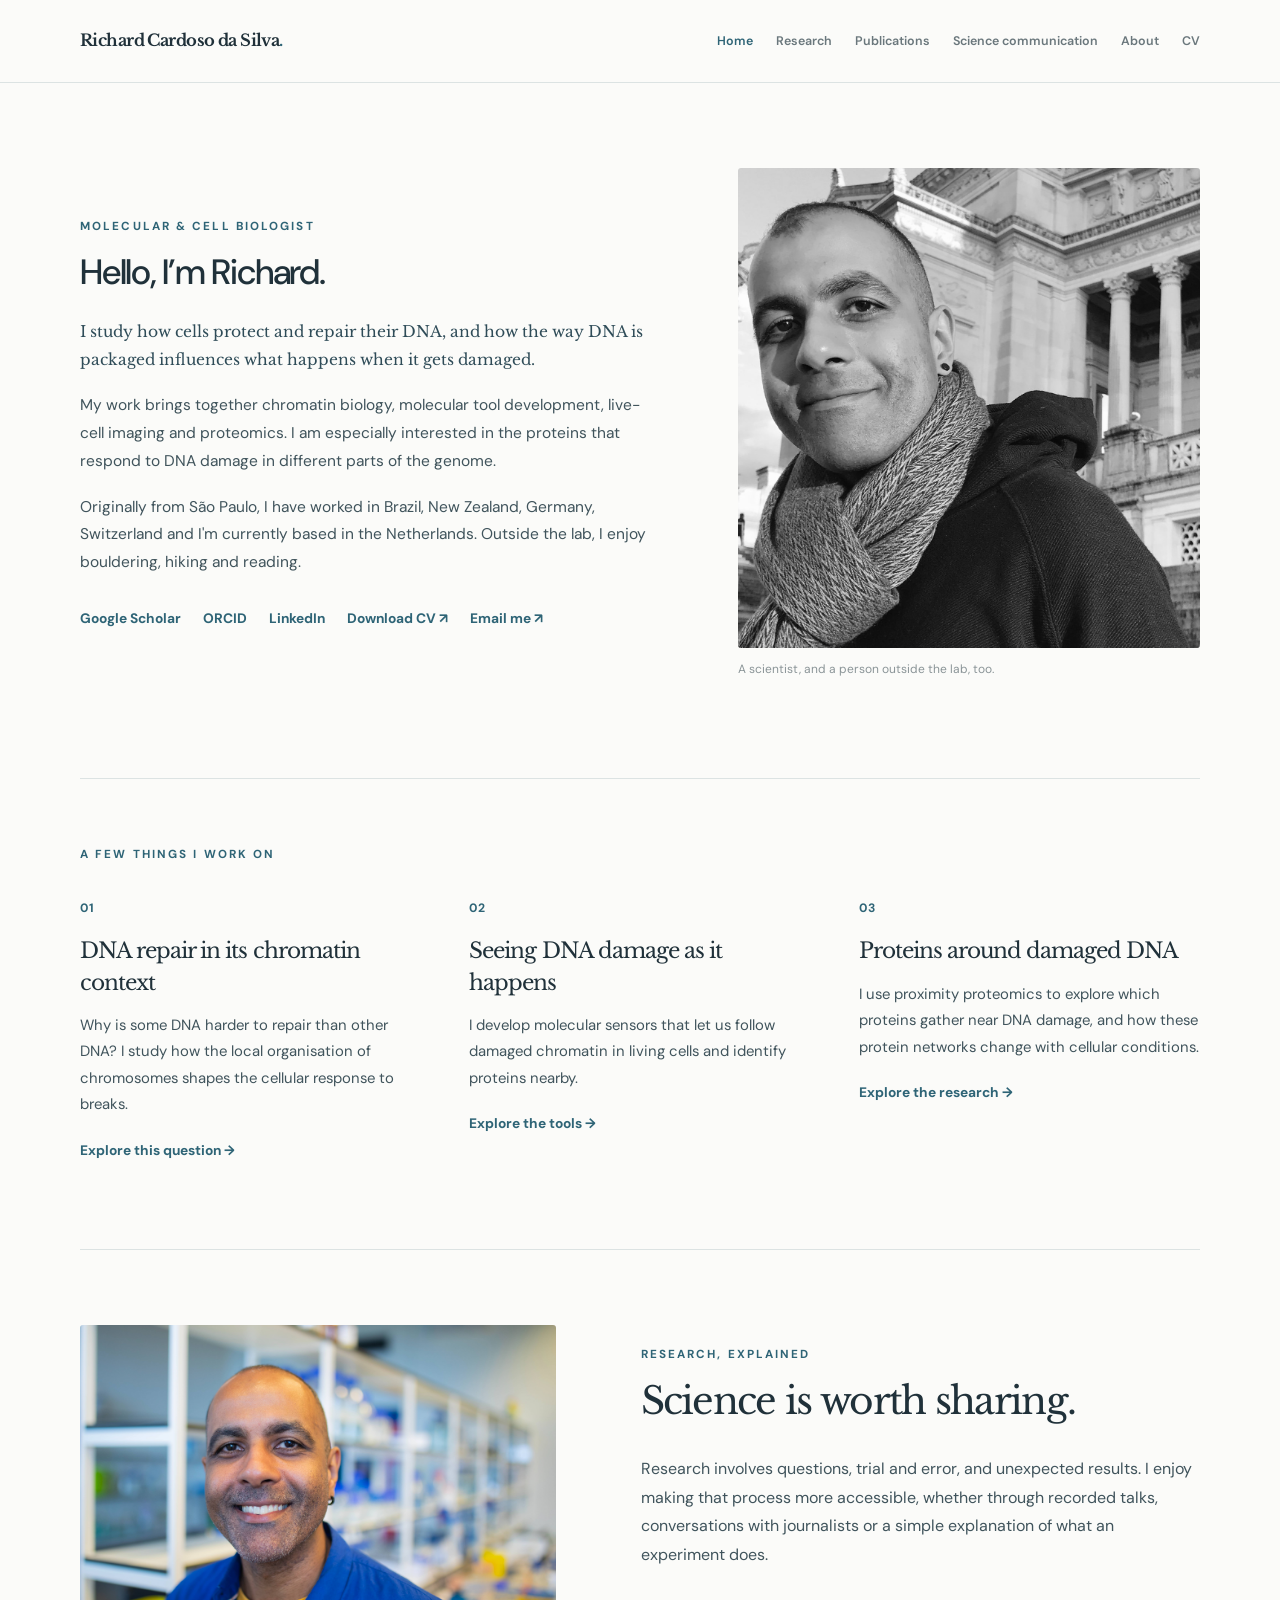
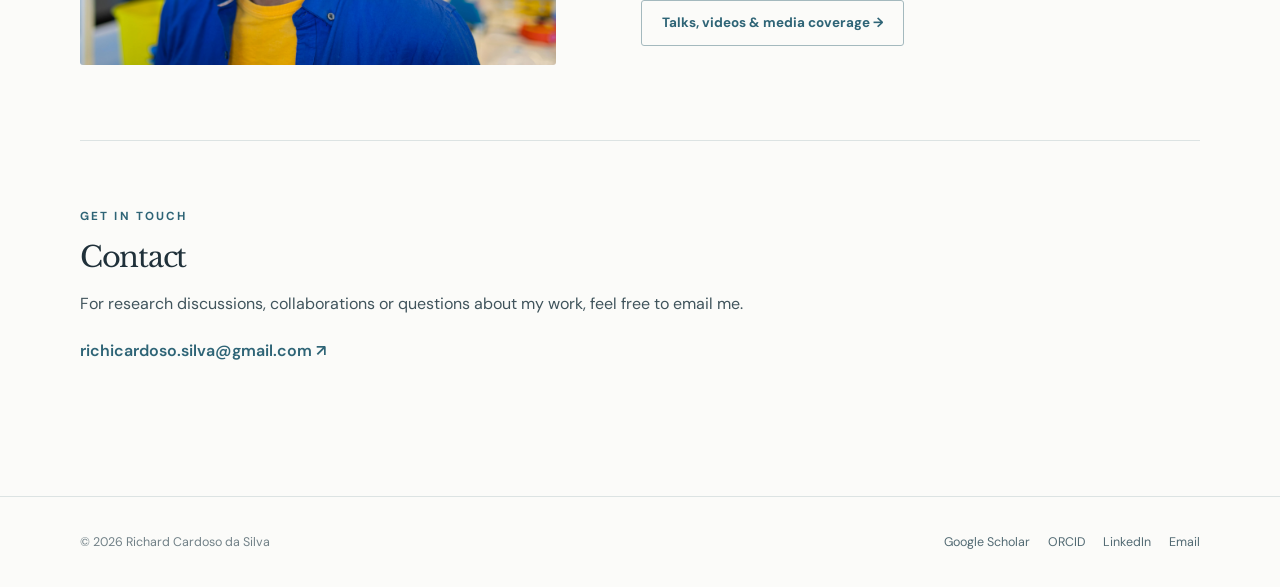
<file: index.html>
<!DOCTYPE html>

<html lang="en"><head><meta charset="utf-8"/><meta content="width=device-width, initial-scale=1" name="viewport"/><meta content="#f8f8f5" name="theme-color"/><meta content="Richard Cardoso da Silva: research in chromatin biology, DNA damage sensing and the protein networks associated with damaged DNA." name="description"/><meta content="website" property="og:type"/><meta content="Home | Richard Cardoso da Silva" property="og:title"/><meta content="Richard Cardoso da Silva, molecular and cell biologist investigating chromatin, DNA damage and genome stability." property="og:description"/><meta content="assets/images/rome-portrait.jpg" property="og:image"/><meta content="index, follow" name="robots"/><title>Home | Richard Cardoso da Silva</title><link href="assets/favicon.svg" rel="icon" type="image/svg+xml"/><link href="assets/style.css" rel="stylesheet"/><script type="application/ld+json">{"@context":"https://schema.org","@type":"Person","name":"Richard Cardoso da Silva","honorificSuffix":"PhD","jobTitle":"Molecular and cell biologist","description":"Researcher in chromatin biology, DNA repair and genome stability","url":"","sameAs":["https://orcid.org/0000-0003-2767-2053","https://scholar.google.com/citations?user=nD100BkAAAAJ","https://www.linkedin.com/in/richardcdasilva"]}</script></head>
<body><a class="skip-link" href="#main">Skip to content</a><header class="site-header"><div class="header-inner"><a class="brand" href="index.html">Richard Cardoso da Silva<span class="brand-mark">.</span></a><button aria-controls="main-nav" aria-expanded="false" aria-label="Toggle menu" class="menu-toggle"><span></span><span></span><span></span></button><nav aria-label="Main navigation" class="nav" id="main-nav"><a aria-current="page" href="index.html">Home</a><a href="research.html">Research</a><a href="publications.html">Publications</a><a href="science-communication.html">Science communication</a><a href="about.html">About</a><a href="cv.html">CV</a></nav></div></header><main id="main"><div class="container"><section class="hero"><div class="hero-copy"><p class="eyebrow">Molecular &amp; cell biologist</p><h1 class="hero-greeting">Hello, I’m Richard.</h1><p class="hero-lede">I study how cells protect and repair their DNA, and how the way DNA is packaged influences what happens when it gets damaged.</p><p>My work brings together chromatin biology, molecular tool development, live-cell imaging and proteomics. I am especially interested in the proteins that respond to DNA damage in different parts of the genome.</p><p>Originally from São Paulo, I have worked in Brazil, New Zealand, Germany, Switzerland and I'm currently based in the Netherlands. Outside the lab, I enjoy bouldering, hiking and reading.</p><div class="link-row"><a class="text-link" href="https://scholar.google.com/citations?user=nD100BkAAAAJ" rel="noopener noreferrer" target="_blank">Google Scholar</a><a class="text-link" href="https://orcid.org/0000-0003-2767-2053" rel="noopener noreferrer" target="_blank">ORCID</a><a class="text-link" href="https://www.linkedin.com/in/richardcdasilva" rel="noopener noreferrer" target="_blank">LinkedIn</a><a class="text-link" download="" href="assets/docs/Richard_Cardoso_da_Silva_CV.pdf">Download CV ↗</a><a class="text-link" href="mailto:richicardoso.silva@gmail.com">Email me ↗</a></div></div><figure class="hero-photo"><img alt="Black-and-white outdoor portrait of Richard" height="1291" src="assets/images/rome-portrait.jpg" width="1536"/><figcaption>A scientist, and a person outside the lab, too.</figcaption></figure></section><section class="divider-section"><p class="eyebrow">A few things I work on</p><div class="topic-grid"><article><span class="topic-number">01</span><h2>DNA repair in its chromatin context</h2><p>Why is some DNA harder to repair than other DNA? I study how the local organisation of chromosomes shapes the cellular response to breaks.</p><a class="arrow-link" href="research.html#chromatin">Explore this question →</a></article><article><span class="topic-number">02</span><h2>Seeing DNA damage as it happens</h2><p>I develop molecular sensors that let us follow damaged chromatin in living cells and identify proteins nearby.</p><a class="arrow-link" href="research.html#readers">Explore the tools →</a></article><article><span class="topic-number">03</span><h2>Proteins around damaged DNA</h2><p>I use proximity proteomics to explore which proteins gather near DNA damage, and how these protein networks change with cellular conditions.</p><a class="arrow-link" href="research.html#networks">Explore the research →</a></article></div></section><section class="home-feature"><div class="feature-image"><img alt="Richard smiling in a molecular biology laboratory" loading="lazy" src="assets/images/lab-portrait.jpg"/></div><div><p class="eyebrow">Research, explained</p><h2>Science is worth sharing.</h2><p>Research involves questions, trial and error, and unexpected results. I enjoy making that process more accessible, whether through recorded talks, conversations with journalists or a simple explanation of what an experiment does.</p><a class="button button-outline" href="science-communication.html">Talks, videos &amp; media coverage →</a></div></section><section class="contact-section" id="contact"><p class="eyebrow">Get in touch</p><h2>Contact</h2><p>For research discussions, collaborations or questions about my work, feel free to email me.</p><a class="contact-email" href="mailto:richicardoso.silva@gmail.com">richicardoso.silva@gmail.com ↗</a></section></div></main><footer class="site-footer"><div class="footer-inner"><span>© 2026 Richard Cardoso da Silva</span><div><a href="https://scholar.google.com/citations?user=nD100BkAAAAJ" rel="noopener noreferrer" target="_blank">Google Scholar</a> <a href="https://orcid.org/0000-0003-2767-2053" rel="noopener noreferrer" target="_blank">ORCID</a> <a href="https://www.linkedin.com/in/richardcdasilva" rel="noopener noreferrer" target="_blank">LinkedIn</a><a href="mailto:richicardoso.silva@gmail.com">Email</a></div></div></footer><script defer="" src="assets/main.js"></script></body></html>
</file>
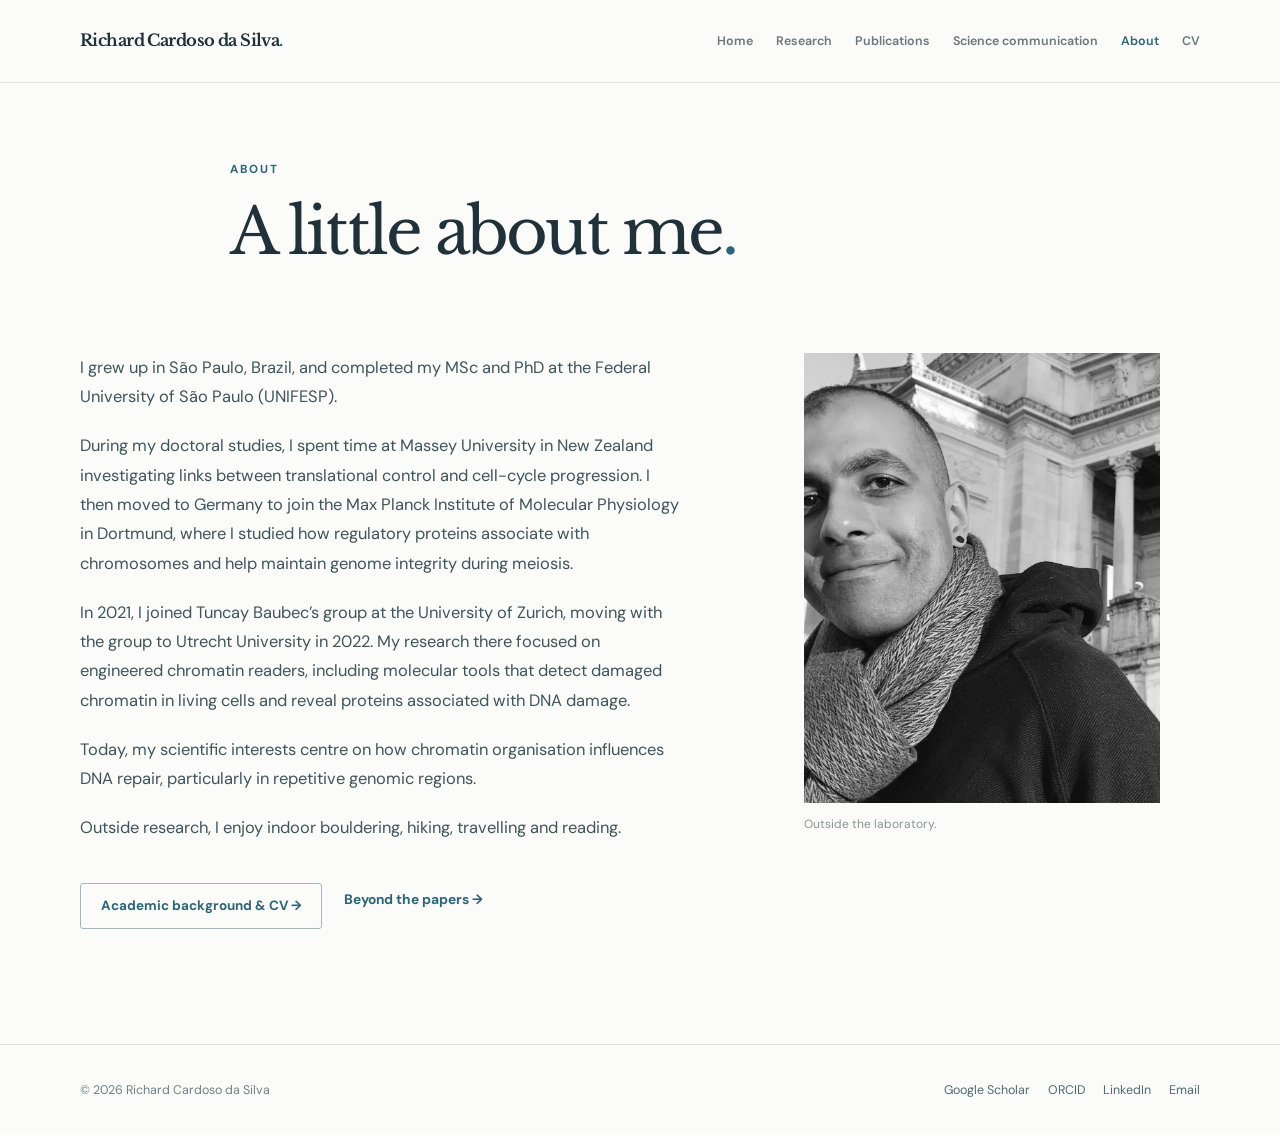
<file: about.html>
<!DOCTYPE html>
<html lang="en"><head><meta charset="utf-8"/><meta content="width=device-width, initial-scale=1" name="viewport"/><meta content="#f8f8f5" name="theme-color"/><meta content="About Richard Cardoso da Silva: scientific career across Brazil, New Zealand, Germany, Switzerland and the Netherlands." name="description"/><meta content="website" property="og:type"/><meta content="About | Richard Cardoso da Silva" property="og:title"/><meta content="About Richard Cardoso da Silva: scientific career across Brazil, New Zealand, Germany, Switzerland and the Netherlands." property="og:description"/><meta content="assets/images/rome-portrait.jpg" property="og:image"/><meta content="index, follow" name="robots"/><title>About | Richard Cardoso da Silva</title><link href="assets/favicon.svg" rel="icon" type="image/svg+xml"/><link href="assets/style.css" rel="stylesheet"/><script type="application/ld+json">{"@context":"https://schema.org","@type":"Person","name":"Richard Cardoso da Silva","honorificSuffix":"PhD","jobTitle":"Molecular and cell biologist","description":"Researcher in chromatin biology, DNA repair and genome stability","url":"","sameAs":["https://orcid.org/0000-0003-2767-2053","https://scholar.google.com/citations?user=nD100BkAAAAJ","https://www.linkedin.com/in/richardcdasilva"]}</script></head>
<body><a class="skip-link" href="#main">Skip to content</a><header class="site-header"><div class="header-inner"><a class="brand" href="index.html">Richard Cardoso da Silva<span class="brand-mark">.</span></a><button aria-controls="main-nav" aria-expanded="false" aria-label="Toggle menu" class="menu-toggle"><span></span><span></span><span></span></button><nav aria-label="Main navigation" class="nav" id="main-nav"><a href="index.html">Home</a><a href="research.html">Research</a><a href="publications.html">Publications</a><a href="science-communication.html">Science communication</a><a aria-current="page" href="about.html">About</a><a href="cv.html">CV</a></nav></div></header><main id="main"><div class="container narrow page-top"><p class="eyebrow">About</p><h1>A little about me<span class="period">.</span></h1></div><div class="container about-layout"><div class="about-copy"><p>I grew up in São Paulo, Brazil, and  completed my MSc and PhD at the Federal University of São Paulo (UNIFESP).</p><p>During my doctoral studies, I spent time at Massey University in New Zealand investigating links between translational control and cell-cycle progression. I then moved to Germany to join the Max Planck Institute of Molecular Physiology in Dortmund, where I studied how regulatory proteins associate with chromosomes and help maintain genome integrity during meiosis.</p><p>In 2021, I joined Tuncay Baubec’s group at the University of Zurich, moving with the group to Utrecht University in 2022. My research there focused on engineered chromatin readers, including molecular tools that detect damaged chromatin in living cells and reveal proteins associated with DNA damage.</p><p>Today, my scientific interests centre on how chromatin organisation influences DNA repair, particularly in repetitive genomic regions. </p><p>Outside research, I enjoy indoor bouldering, hiking, travelling and reading.</p><div class="about-links"><a class="button button-outline" href="cv.html">Academic background &amp; CV →</a> <a class="arrow-link" href="science-communication.html">Beyond the papers →</a></div></div><figure class="about-photo"><img alt="Black-and-white portrait of Richard outdoors" loading="lazy" src="assets/images/rome-portrait.jpg"/><figcaption>Outside the laboratory.</figcaption></figure></div></main><footer class="site-footer"><div class="footer-inner"><span>© 2026 Richard Cardoso da Silva</span><div><a href="https://scholar.google.com/citations?user=nD100BkAAAAJ" rel="noopener noreferrer" target="_blank">Google Scholar</a> <a href="https://orcid.org/0000-0003-2767-2053" rel="noopener noreferrer" target="_blank">ORCID</a> <a href="https://www.linkedin.com/in/richardcdasilva" rel="noopener noreferrer" target="_blank">LinkedIn</a><a href="mailto:richicardoso.silva@gmail.com">Email</a></div></div></footer><script defer="" src="assets/main.js"></script></body></html>
</file>
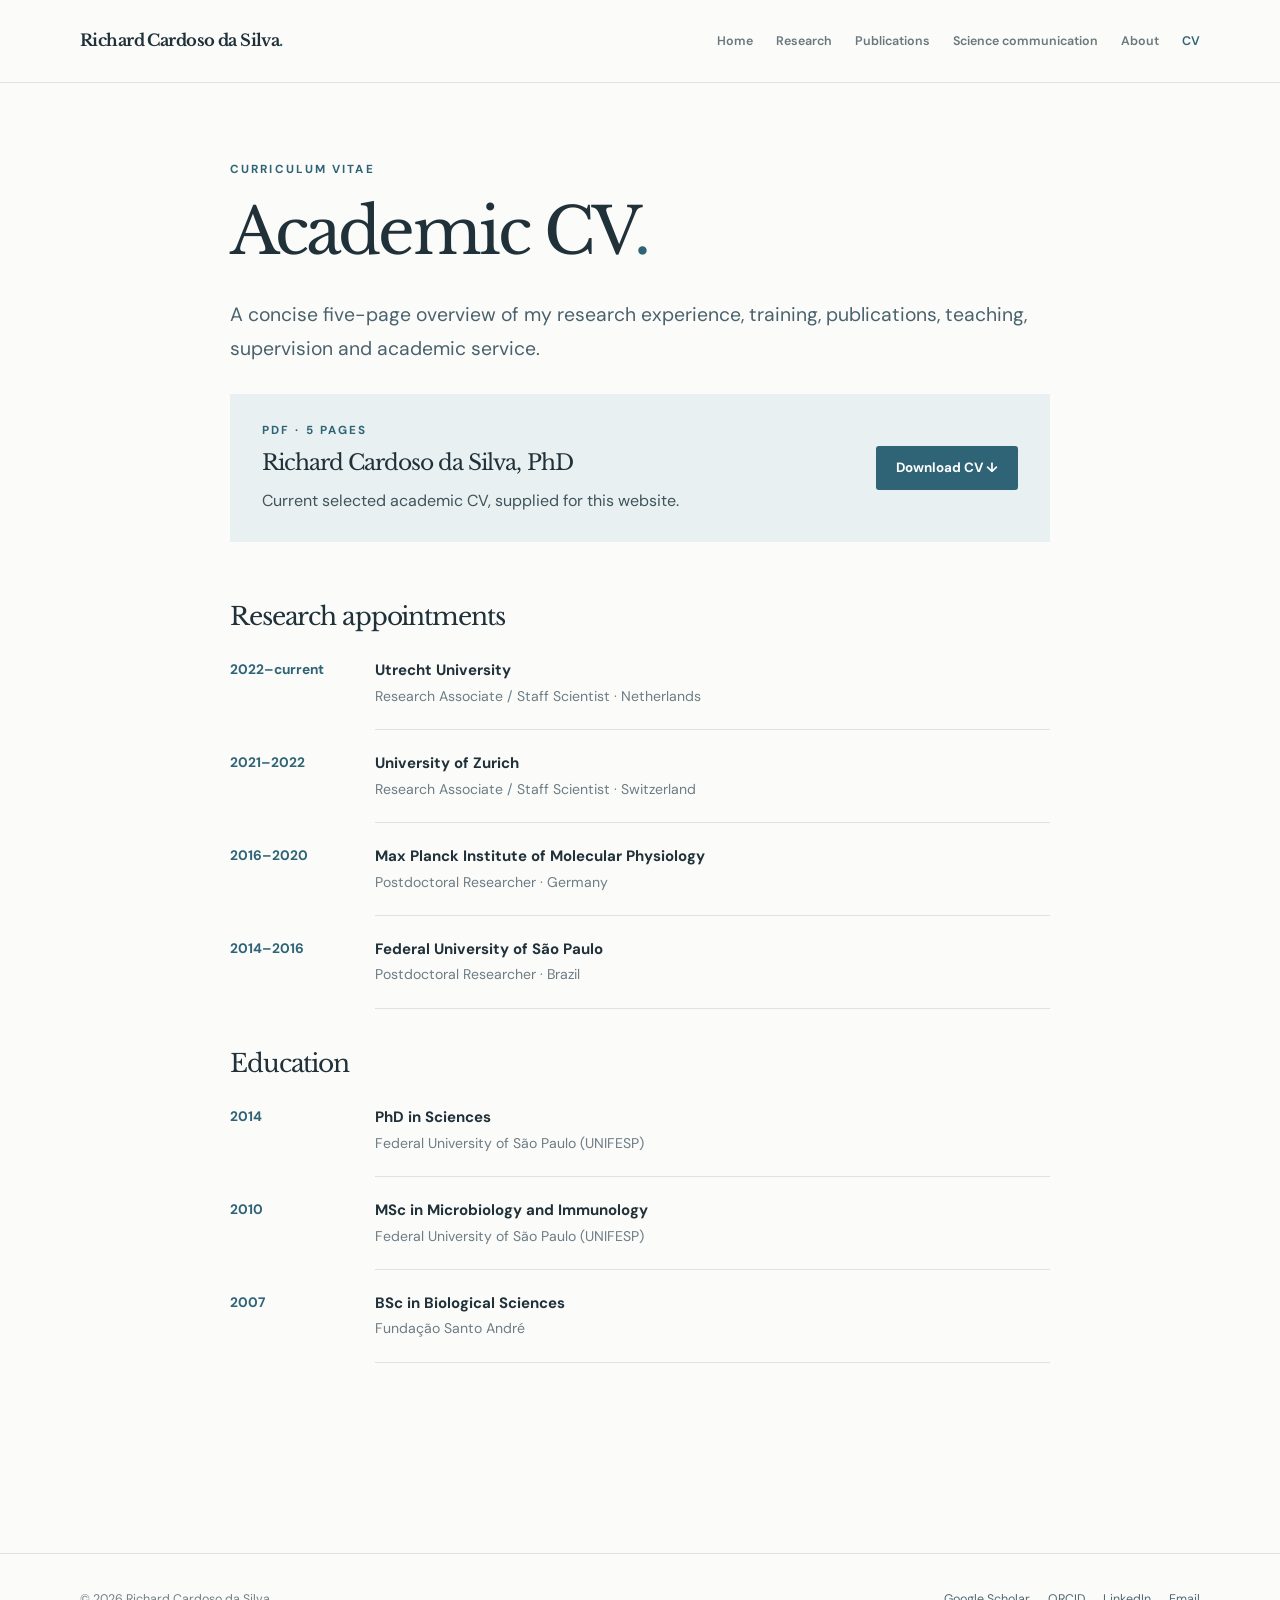
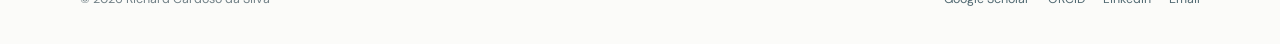
<file: cv.html>
<!DOCTYPE html>
<html lang="en"><head><meta charset="utf-8"/><meta content="width=device-width, initial-scale=1" name="viewport"/><meta content="#f8f8f5" name="theme-color"/><meta content="Download the academic CV of Richard Cardoso da Silva, PhD, with research appointments, publications and awards." name="description"/><meta content="website" property="og:type"/><meta content="CV | Richard Cardoso da Silva" property="og:title"/><meta content="Download the academic CV of Richard Cardoso da Silva, PhD, with research appointments, publications and awards." property="og:description"/><meta content="assets/images/rome-portrait.jpg" property="og:image"/><meta content="index, follow" name="robots"/><title>CV | Richard Cardoso da Silva</title><link href="assets/favicon.svg" rel="icon" type="image/svg+xml"/><link href="assets/style.css" rel="stylesheet"/><script type="application/ld+json">{"@context":"https://schema.org","@type":"Person","name":"Richard Cardoso da Silva","honorificSuffix":"PhD","jobTitle":"Molecular and cell biologist","description":"Researcher in chromatin biology, DNA repair and genome stability","url":"","sameAs":["https://orcid.org/0000-0003-2767-2053","https://scholar.google.com/citations?user=nD100BkAAAAJ","https://www.linkedin.com/in/richardcdasilva"]}</script></head>
<body><a class="skip-link" href="#main">Skip to content</a><header class="site-header"><div class="header-inner"><a class="brand" href="index.html">Richard Cardoso da Silva<span class="brand-mark">.</span></a><button aria-controls="main-nav" aria-expanded="false" aria-label="Toggle menu" class="menu-toggle"><span></span><span></span><span></span></button><nav aria-label="Main navigation" class="nav" id="main-nav"><a href="index.html">Home</a><a href="research.html">Research</a><a href="publications.html">Publications</a><a href="science-communication.html">Science communication</a><a href="about.html">About</a><a aria-current="page" href="cv.html">CV</a></nav></div></header><main id="main"><div class="container narrow page-top"><p class="eyebrow">Curriculum vitae</p><h1>Academic CV<span class="period">.</span></h1><p class="lead">A concise five-page overview of my research experience, training, publications, teaching, supervision and academic service.</p><div class="cv-download"><div><p class="eyebrow">PDF · 5 pages</p><h2>Richard Cardoso da Silva, PhD</h2><p>Current selected academic CV, supplied for this website.</p></div><a class="button button-solid" download="" href="assets/docs/Richard_Cardoso_da_Silva_CV.pdf">Download CV ↓</a></div><div class="cv-timeline"><h2>Research appointments</h2><dl><dt>2022–current</dt><dd><strong>Utrecht University</strong><span>Research Associate / Staff Scientist · Netherlands</span></dd><dt>2021–2022</dt><dd><strong>University of Zurich</strong><span>Research Associate / Staff Scientist · Switzerland</span></dd><dt>2016–2020</dt><dd><strong>Max Planck Institute of Molecular Physiology</strong><span>Postdoctoral Researcher · Germany</span></dd><dt>2014–2016</dt><dd><strong>Federal University of São Paulo</strong><span>Postdoctoral Researcher · Brazil</span></dd></dl><h2>Education</h2><dl><dt>2014</dt><dd><strong>PhD in Sciences</strong><span>Federal University of São Paulo (UNIFESP)</span></dd><dt>2010</dt><dd><strong>MSc in Microbiology and Immunology</strong><span>Federal University of São Paulo (UNIFESP)</span></dd><dt>2007</dt><dd><strong>BSc in Biological Sciences</strong><span>Fundação Santo André</span></dd></dl></div></div></main><footer class="site-footer"><div class="footer-inner"><span>© 2026 Richard Cardoso da Silva</span><div><a href="https://scholar.google.com/citations?user=nD100BkAAAAJ" rel="noopener noreferrer" target="_blank">Google Scholar</a> <a href="https://orcid.org/0000-0003-2767-2053" rel="noopener noreferrer" target="_blank">ORCID</a> <a href="https://www.linkedin.com/in/richardcdasilva" rel="noopener noreferrer" target="_blank">LinkedIn</a><a href="mailto:richicardoso.silva@gmail.com">Email</a></div></div></footer><script defer="" src="assets/main.js"></script></body></html>
</file>
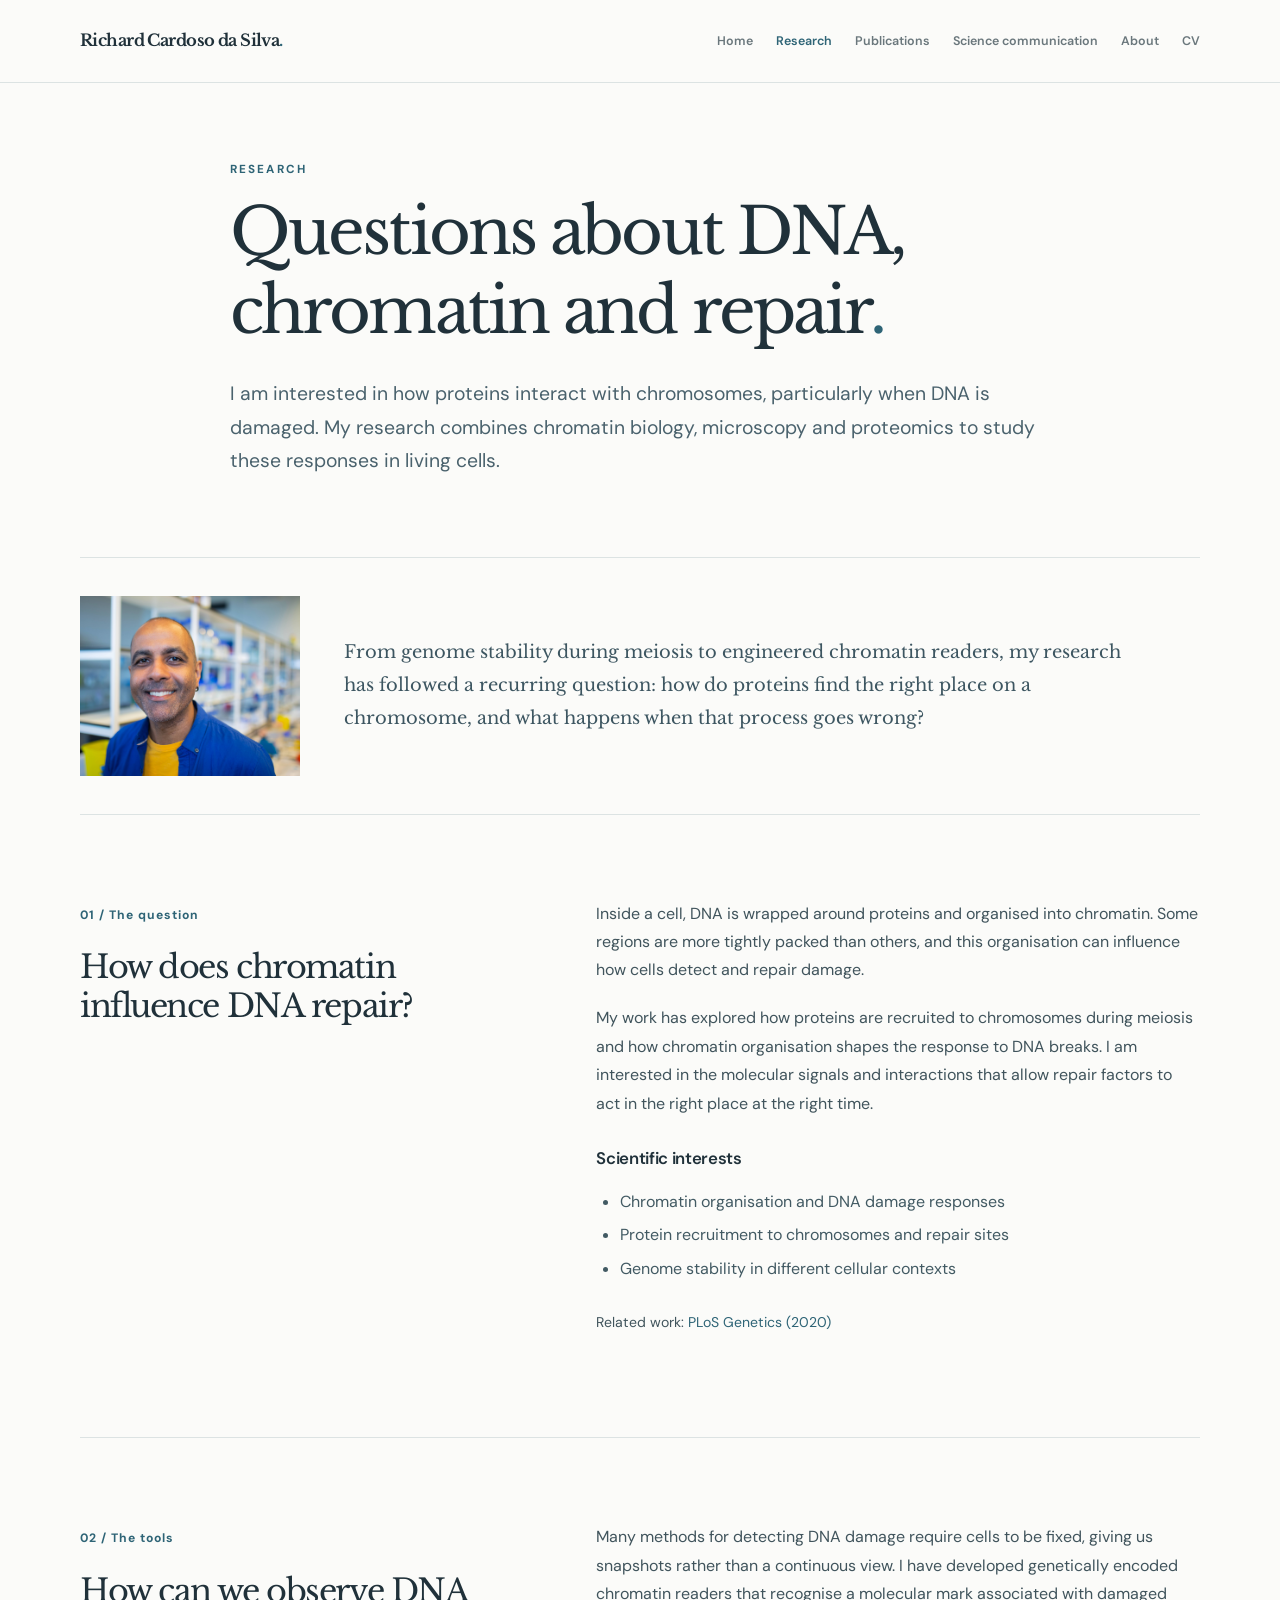
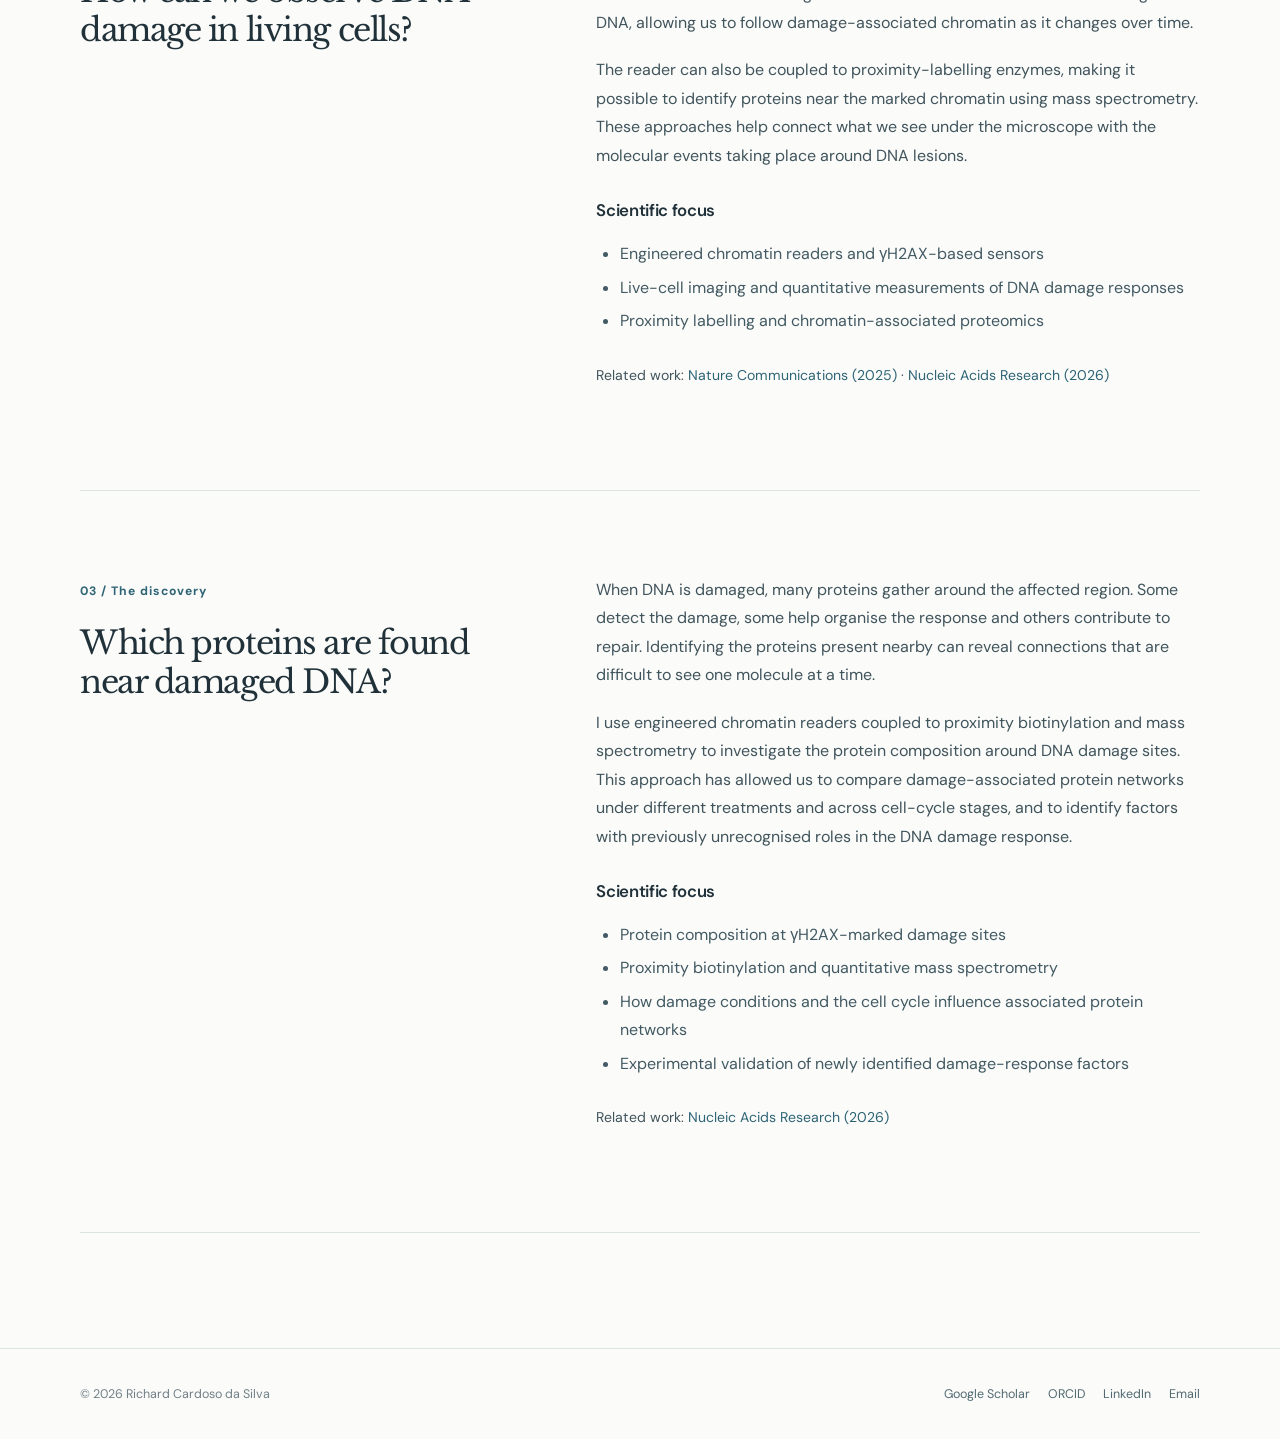
<file: research.html>
<!DOCTYPE html>

<html lang="en"><head><meta charset="utf-8"/><meta content="width=device-width, initial-scale=1" name="viewport"/><meta content="#f8f8f5" name="theme-color"/><meta content="Research by Richard Cardoso da Silva on chromatin, molecular sensors for DNA damage, and proteins associated with damaged DNA." name="description"/><meta content="website" property="og:type"/><meta content="Research | Richard Cardoso da Silva" property="og:title"/><meta content="Research on chromatin-dependent DNA repair, engineered chromatin readers and DNA damage-associated protein networks." property="og:description"/><meta content="assets/images/rome-portrait.jpg" property="og:image"/><meta content="index, follow" name="robots"/><title>Research | Richard Cardoso da Silva</title><link href="assets/favicon.svg" rel="icon" type="image/svg+xml"/><link href="assets/style.css" rel="stylesheet"/><script type="application/ld+json">{"@context":"https://schema.org","@type":"Person","name":"Richard Cardoso da Silva","honorificSuffix":"PhD","jobTitle":"Molecular and cell biologist","description":"Researcher in chromatin biology, DNA repair and genome stability","url":"","sameAs":["https://orcid.org/0000-0003-2767-2053","https://scholar.google.com/citations?user=nD100BkAAAAJ","https://www.linkedin.com/in/richardcdasilva"]}</script></head>
<body><a class="skip-link" href="#main">Skip to content</a><header class="site-header"><div class="header-inner"><a class="brand" href="index.html">Richard Cardoso da Silva<span class="brand-mark">.</span></a><button aria-controls="main-nav" aria-expanded="false" aria-label="Toggle menu" class="menu-toggle"><span></span><span></span><span></span></button><nav aria-label="Main navigation" class="nav" id="main-nav"><a href="index.html">Home</a><a aria-current="page" href="research.html">Research</a><a href="publications.html">Publications</a><a href="science-communication.html">Science communication</a><a href="about.html">About</a><a href="cv.html">CV</a></nav></div></header><main id="main"><div class="container narrow page-top"><p class="eyebrow">Research</p><h1>Questions about DNA, chromatin and repair<span class="period">.</span></h1><p class="lead">I am interested in how proteins interact with chromosomes, particularly when DNA is damaged. My research combines chromatin biology, microscopy and proteomics to study these responses in living cells.</p></div><div class="container"><div class="research-intro"><img alt="Richard in the laboratory" loading="lazy" src="assets/images/lab-portrait.jpg"/><p>From genome stability during meiosis to engineered chromatin readers, my research has followed a recurring question: how do proteins find the right place on a chromosome, and what happens when that process goes wrong?</p></div><section class="research-block" id="chromatin"><div class="research-heading"><span class="topic-number">01 / The question</span><h2>How does chromatin influence DNA repair?</h2></div><div class="research-body"><p>Inside a cell, DNA is wrapped around proteins and organised into chromatin. Some regions are more tightly packed than others, and this organisation can influence how cells detect and repair damage.</p><p>My work has explored how proteins are recruited to chromosomes during meiosis and how chromatin organisation shapes the response to DNA breaks. I am interested in the molecular signals and interactions that allow repair factors to act in the right place at the right time.</p><h3>Scientific interests</h3><ul><li>Chromatin organisation and DNA damage responses</li><li>Protein recruitment to chromosomes and repair sites</li><li>Genome stability in different cellular contexts</li></ul><p class="inline-ref">Related work: <a href="https://doi.org/10.1371/journal.pgen.1008905" rel="noopener noreferrer" target="_blank">PLoS Genetics (2020)</a></p></div></section><section class="research-block" id="readers"><div class="research-heading"><span class="topic-number">02 / The tools</span><h2>How can we observe DNA damage in living cells?</h2></div><div class="research-body"><p>Many methods for detecting DNA damage require cells to be fixed, giving us snapshots rather than a continuous view. I have developed genetically encoded chromatin readers that recognise a molecular mark associated with damaged DNA, allowing us to follow damage-associated chromatin as it changes over time.</p><p>The reader can also be coupled to proximity-labelling enzymes, making it possible to identify proteins near the marked chromatin using mass spectrometry. These approaches help connect what we see under the microscope with the molecular events taking place around DNA lesions.</p><h3>Scientific focus</h3><ul><li>Engineered chromatin readers and γH2AX-based sensors</li><li>Live-cell imaging and quantitative measurements of DNA damage responses</li><li>Proximity labelling and chromatin-associated proteomics</li></ul><p class="inline-ref">Related work: <a href="https://doi.org/10.1038/s41467-025-65706-y" rel="noopener noreferrer" target="_blank">Nature Communications (2025)</a> · <a href="https://doi.org/10.1093/nar/gkag1297" rel="noopener noreferrer" target="_blank">Nucleic Acids Research (2026)</a></p></div></section><section class="research-block" id="networks"><div class="research-heading"><span class="topic-number">03 / The discovery</span><h2>Which proteins are found near damaged DNA?</h2></div><div class="research-body"><p>When DNA is damaged, many proteins gather around the affected region. Some detect the damage, some help organise the response and others contribute to repair. Identifying the proteins present nearby can reveal connections that are difficult to see one molecule at a time.</p><p>I use engineered chromatin readers coupled to proximity biotinylation and mass spectrometry to investigate the protein composition around DNA damage sites. This approach has allowed us to compare damage-associated protein networks under different treatments and across cell-cycle stages, and to identify factors with previously unrecognised roles in the DNA damage response.</p><h3>Scientific focus</h3><ul><li>Protein composition at γH2AX-marked damage sites</li><li>Proximity biotinylation and quantitative mass spectrometry</li><li>How damage conditions and the cell cycle influence associated protein networks</li><li>Experimental validation of newly identified damage-response factors</li></ul><p class="inline-ref">Related work: <a href="https://doi.org/10.1093/nar/gkag1297" rel="noopener noreferrer" target="_blank">Nucleic Acids Research (2026)</a></p></div></section></div></main><footer class="site-footer"><div class="footer-inner"><span>© 2026 Richard Cardoso da Silva</span><div><a href="https://scholar.google.com/citations?user=nD100BkAAAAJ" rel="noopener noreferrer" target="_blank">Google Scholar</a> <a href="https://orcid.org/0000-0003-2767-2053" rel="noopener noreferrer" target="_blank">ORCID</a> <a href="https://www.linkedin.com/in/richardcdasilva" rel="noopener noreferrer" target="_blank">LinkedIn</a><a href="mailto:richicardoso.silva@gmail.com">Email</a></div></div></footer><script defer="" src="assets/main.js"></script></body></html>
</file>
<file: assets/style.css>
@import url('https://fonts.googleapis.com/css2?family=DM+Sans:wght@400;500;600;700&family=Libre+Baskerville:wght@400;700&display=swap');
:root{--ink:#20313a;--muted:#60717a;--line:#dce3e3;--background:#fbfbf9;--paper:#fff;--accent:#2e6476;--accent-light:#e8f0f1;--serif:'Libre Baskerville',Georgia,serif;--sans:'DM Sans',Arial,sans-serif}*{box-sizing:border-box}html{scroll-behavior:smooth}body{margin:0;background:var(--background);color:var(--ink);font:16px/1.78 var(--sans);-webkit-font-smoothing:antialiased}a{color:var(--accent);text-decoration:none}a:hover{text-decoration:underline}a:focus-visible,button:focus-visible{outline:3px solid #7caeb9;outline-offset:4px}img{display:block;max-width:100%;height:auto}h1,h2,h3,p,figure{margin-top:0}h1,h2{font-family:var(--serif);font-weight:400;letter-spacing:-.045em;line-height:1.23}h1{font-size:clamp(2.6rem,5vw,4.4rem)}h2{font-size:clamp(1.65rem,3vw,2.35rem)}h3{font-weight:600;font-size:1.05rem;letter-spacing:-.02em;line-height:1.5}p{max-width:66ch;color:#40545c;margin-bottom:1.2em}.period{color:var(--accent)}.container{width:min(1120px,calc(100% - 64px));margin:0 auto}.narrow{max-width:820px}.eyebrow{text-transform:uppercase;letter-spacing:.18em;font-size:.73rem;color:var(--accent);font-weight:700;margin-bottom:1.15em}.lead{font-size:1.21rem;line-height:1.75;color:#4a626d}.site-header{background:rgba(251,251,249,.95);border-bottom:1px solid var(--line);position:sticky;top:0;z-index:15;backdrop-filter:blur(12px)}.header-inner{min-height:82px;width:min(1120px,calc(100% - 64px));margin:auto;display:flex;align-items:center;justify-content:space-between;gap:25px}.brand{font-family:var(--serif);font-size:1.02rem;color:var(--ink);font-weight:700;white-space:nowrap;letter-spacing:-.035em}.brand:hover{text-decoration:none}.brand-mark{color:var(--accent)}.nav{display:flex;align-items:center;gap:23px}.nav a{font-size:.78rem;font-weight:600;color:#6a777c;white-space:nowrap}.nav a[aria-current=page],.nav a:hover{color:var(--accent);text-decoration:none}.menu-toggle{display:none}.skip-link{position:absolute;top:-100px;z-index:100;padding:12px 22px;background:#fff}.skip-link:focus{top:0}.site-footer{border-top:1px solid var(--line);margin-top:115px;font-size:.78rem;color:#718087}.footer-inner{width:min(1120px,calc(100% - 64px));margin:0 auto;padding:34px 0;display:flex;justify-content:space-between;gap:20px}.footer-inner div{display:flex;gap:18px}.footer-inner a{color:#526a73}.hero{padding:85px 0 100px;display:grid;grid-template-columns:1.1fr .88fr;align-items:center;gap:80px}.hero-copy h1{margin-bottom:28px}.hero-lede{font-family:var(--serif);font-size:1.23rem;line-height:1.8;color:#2f4c58;max-width:55ch}.hero-copy>p:not(.eyebrow){font-size:.97rem}.hero-photo{margin:0}.hero-photo img{width:100%;height:480px;object-fit:cover;object-position:center;border-radius:3px;filter:grayscale(1)}figcaption{font-size:.75rem;color:#8a9497;line-height:1.5;padding-top:12px}.link-row{display:flex;flex-wrap:wrap;gap:12px 22px;margin-top:29px}.text-link,.arrow-link{font-size:.86rem;font-weight:700;color:var(--accent)}.text-link:hover,.arrow-link:hover{text-decoration:underline}.divider-section{padding:65px 0 85px;border-top:1px solid var(--line)}.topic-grid{display:grid;grid-template-columns:repeat(3,1fr);gap:48px;margin-top:28px}.topic-grid article h2{font-size:1.35rem;line-height:1.45;margin:14px 0}.topic-grid p{font-size:.93rem}.topic-number{display:inline-block;color:var(--accent);font-size:.76rem;font-weight:700;letter-spacing:.08em}.home-feature{border-top:1px solid var(--line);padding-top:75px;display:grid;grid-template-columns:.85fr 1fr;align-items:center;gap:85px}.feature-image img{height:340px;width:100%;object-fit:cover;border-radius:3px}.home-feature h2{max-width:480px}.button{display:inline-block;padding:12px 20px;border-radius:3px;font-size:.84rem;font-weight:700;line-height:1.5;margin-top:12px}.button-outline{border:1px solid #a4b9be;color:var(--accent)}.button-outline:hover{background:var(--accent-light);text-decoration:none}.button-solid{background:var(--accent);color:#fff}.button-solid:hover{background:#1c4856;text-decoration:none}.page-top{padding:76px 0 55px}.page-top h1{margin-bottom:26px}.research-intro{border-top:1px solid var(--line);border-bottom:1px solid var(--line);padding:38px 0;display:grid;grid-template-columns:220px 1fr;gap:44px;align-items:center}.research-intro img{height:180px;width:220px;object-fit:cover}.research-intro p{font:1.12rem/1.85 var(--serif);color:#3d5661;max-width:60ch;margin:0}.research-block{display:grid;grid-template-columns:.85fr 1.15fr;gap:70px;padding:85px 0;border-bottom:1px solid var(--line);scroll-margin-top:125px}.research-block h2{font-size:2rem;margin-top:20px}.research-body ul{padding-left:24px;color:#425a63}.research-body li{margin-bottom:5px}.research-body h3{margin-top:28px}.inline-ref,.note{font-size:.88rem;margin-top:27px}.note{padding:20px;border-left:3px solid var(--accent);background:var(--accent-light)}.section-title{border-top:1px solid var(--line);padding-top:35px;margin-top:50px;font-size:1.55rem}.section-title span{color:#98a7ae;font:400 .85rem var(--sans)}.pub-tools{display:flex;justify-content:space-between;align-items:center;gap:18px;margin:34px 0 48px;color:#687c84;font-size:.85rem}.pub-list{margin:0;padding:0;list-style:none;counter-reset:pub}.pub-list li{padding:17px 0;border-bottom:1px solid #e5e9e8;counter-increment:pub;display:grid;grid-template-columns:34px 1fr;gap:10px;color:#425660;font-size:.88rem;line-height:1.75}.pub-list li:before{content:counter(pub,decimal-leading-zero);color:#9cadb3;font-size:.8rem}.publication-entry strong{color:#233b47}.doi-link{display:inline-block;white-space:nowrap;margin-left:6px;font-size:.8rem}.scicomm-section{padding:70px 0 35px;border-top:1px solid var(--line)}.scicomm-section h2{margin-bottom:16px}.video-list{margin-top:40px}.video-item{display:grid;grid-template-columns:1.12fr .88fr;gap:40px;align-items:center;margin-bottom:55px}.video-item p{font-size:.93rem}.video-item h3{font-family:var(--serif);font-size:1.35rem;font-weight:400}.video-poster{position:relative;width:100%;aspect-ratio:16/9;background:#e5ebed;overflow:hidden}.video-poster img{width:100%;height:100%;object-fit:cover;filter:brightness(.83)}.video-poster.short img{object-position:center 38%}.video-poster iframe{width:100%;height:100%;border:0}.play-button{position:absolute;left:50%;top:50%;transform:translate(-50%,-50%);border:0;border-radius:100px;background:rgba(255,255,255,.95);color:var(--accent);font-size:1.1rem;padding:13px 20px;cursor:pointer;white-space:nowrap;box-shadow:0 3px 18px #0002}.play-button span{font:700 .83rem var(--sans);margin-left:6px}.play-button:hover{background:white}.section-intro{max-width:700px}.media-list{list-style:none;padding:0;margin-top:30px}.media-list li{border-bottom:1px solid var(--line);display:grid;grid-template-columns:90px 1fr;gap:25px;padding:21px 0}.media-year{color:#85949a;font-size:.87rem}.media-source{color:#6a808b;font-size:.8rem}.media-link{font-size:1.01rem;font-weight:600}.photo-gallery{display:grid;grid-template-columns:repeat(3,1fr);gap:19px;margin-top:34px}.photo-gallery img{height:285px;width:100%;object-fit:cover}.photo-gallery figure{margin:0}.about-layout{display:grid;grid-template-columns:1.1fr .8fr;align-items:start;gap:85px}.about-copy p{font-size:1.03rem}.about-photo img{width:100%;height:450px;object-fit:cover;filter:grayscale(1)}.about-links{display:flex;gap:22px;align-items:center;flex-wrap:wrap;margin-top:28px}.cv-download{display:flex;justify-content:space-between;align-items:center;gap:24px;background:var(--accent-light);padding:26px 32px;margin:28px 0 60px}.cv-download p{margin:0}.cv-download h2{font-size:1.36rem;margin:10px 0}.cv-download .button{margin:0;white-space:nowrap}.cv-timeline h2{margin:40px 0 25px;font-size:1.55rem}.cv-timeline dl{margin:0}.cv-timeline dl dt{float:left;width:145px;font-weight:700;color:var(--accent);font-size:.86rem}.cv-timeline dl dd{margin:0 0 20px 145px;padding-bottom:20px;border-bottom:1px solid var(--line)}.cv-timeline dl dd strong{display:block;font-size:.94rem}.cv-timeline dl dd span{display:block;font-size:.88rem;color:#6d7d85}@media(max-width:980px){.nav{gap:13px}.nav a{font-size:.72rem}.hero{gap:45px}.research-block{gap:30px}.about-layout{gap:45px}}@media(max-width:760px){.container,.header-inner,.footer-inner{width:min(100% - 36px,570px)}.header-inner{min-height:68px}.brand{font-size:.87rem}.menu-toggle{display:flex;flex-direction:column;gap:4px;background:none;border:0;padding:10px;cursor:pointer}.menu-toggle span{display:block;width:23px;height:2px;background:var(--ink)}.nav{display:none;position:absolute;top:68px;left:0;right:0;background:var(--background);border-bottom:1px solid var(--line);padding:20px 25px 25px;flex-direction:column;align-items:flex-start;gap:14px}.nav.is-open{display:flex}.nav a{font-size:.95rem}.hero{padding:49px 0 62px;grid-template-columns:1fr;gap:38px}.hero-photo{grid-row:1}.hero-photo img{height:350px;object-position:center 39%}.hero h1{font-size:2.9rem}.topic-grid{grid-template-columns:1fr;gap:30px}.divider-section{padding:45px 0 55px}.home-feature{grid-template-columns:1fr;gap:30px;padding-top:50px}.home-feature .feature-image img{height:280px}.page-top{padding:50px 0 38px}.page-top h1{font-size:2.7rem}.research-intro,.research-block,.video-item,.about-layout{grid-template-columns:1fr;gap:24px}.research-intro img{width:100%;height:290px}.research-block{padding:48px 0}.research-block h2{font-size:1.75rem}.scicomm-section{padding:50px 0 30px}.video-item{margin-bottom:44px}.photo-gallery{grid-template-columns:1fr 1fr}.photo-gallery img{height:240px}.photo-gallery figure:last-child{grid-column:1/-1}.photo-gallery figure:last-child img{height:280px}.pub-tools,.cv-download{align-items:flex-start;flex-direction:column}.footer-inner{flex-direction:column}.cv-timeline dl dt{float:none;width:auto}.cv-timeline dl dd{margin-left:0}.media-list li{grid-template-columns:58px 1fr;gap:15px}}@media(prefers-reduced-motion:reduce){html{scroll-behavior:auto}}
/* Subtle homepage greeting and contact details */
.hero-copy h1.hero-greeting{font-family:var(--sans);font-weight:500;letter-spacing:-.035em;font-size:clamp(1.6rem,2.75vw,2.45rem);line-height:1.3;margin-bottom:22px}
.contact-section{border-top:1px solid var(--line);padding:65px 0 15px;margin-top:75px}
.contact-section h2{font-size:1.8rem;margin-bottom:14px}
.contact-email{font-size:1rem;font-weight:600;overflow-wrap:anywhere}
.photo-gallery .gallery-wide{grid-column:1/-1;max-width:700px;justify-self:center;width:100%}
.photo-gallery .gallery-wide img{height:auto;max-height:650px;object-fit:contain;background:#f4f4f2}
@media(max-width:760px){.hero-copy h1.hero-greeting{font-size:1.8rem}.contact-section{margin-top:55px;padding-top:50px}.photo-gallery .gallery-wide img{height:auto;max-height:none}}
</file>
